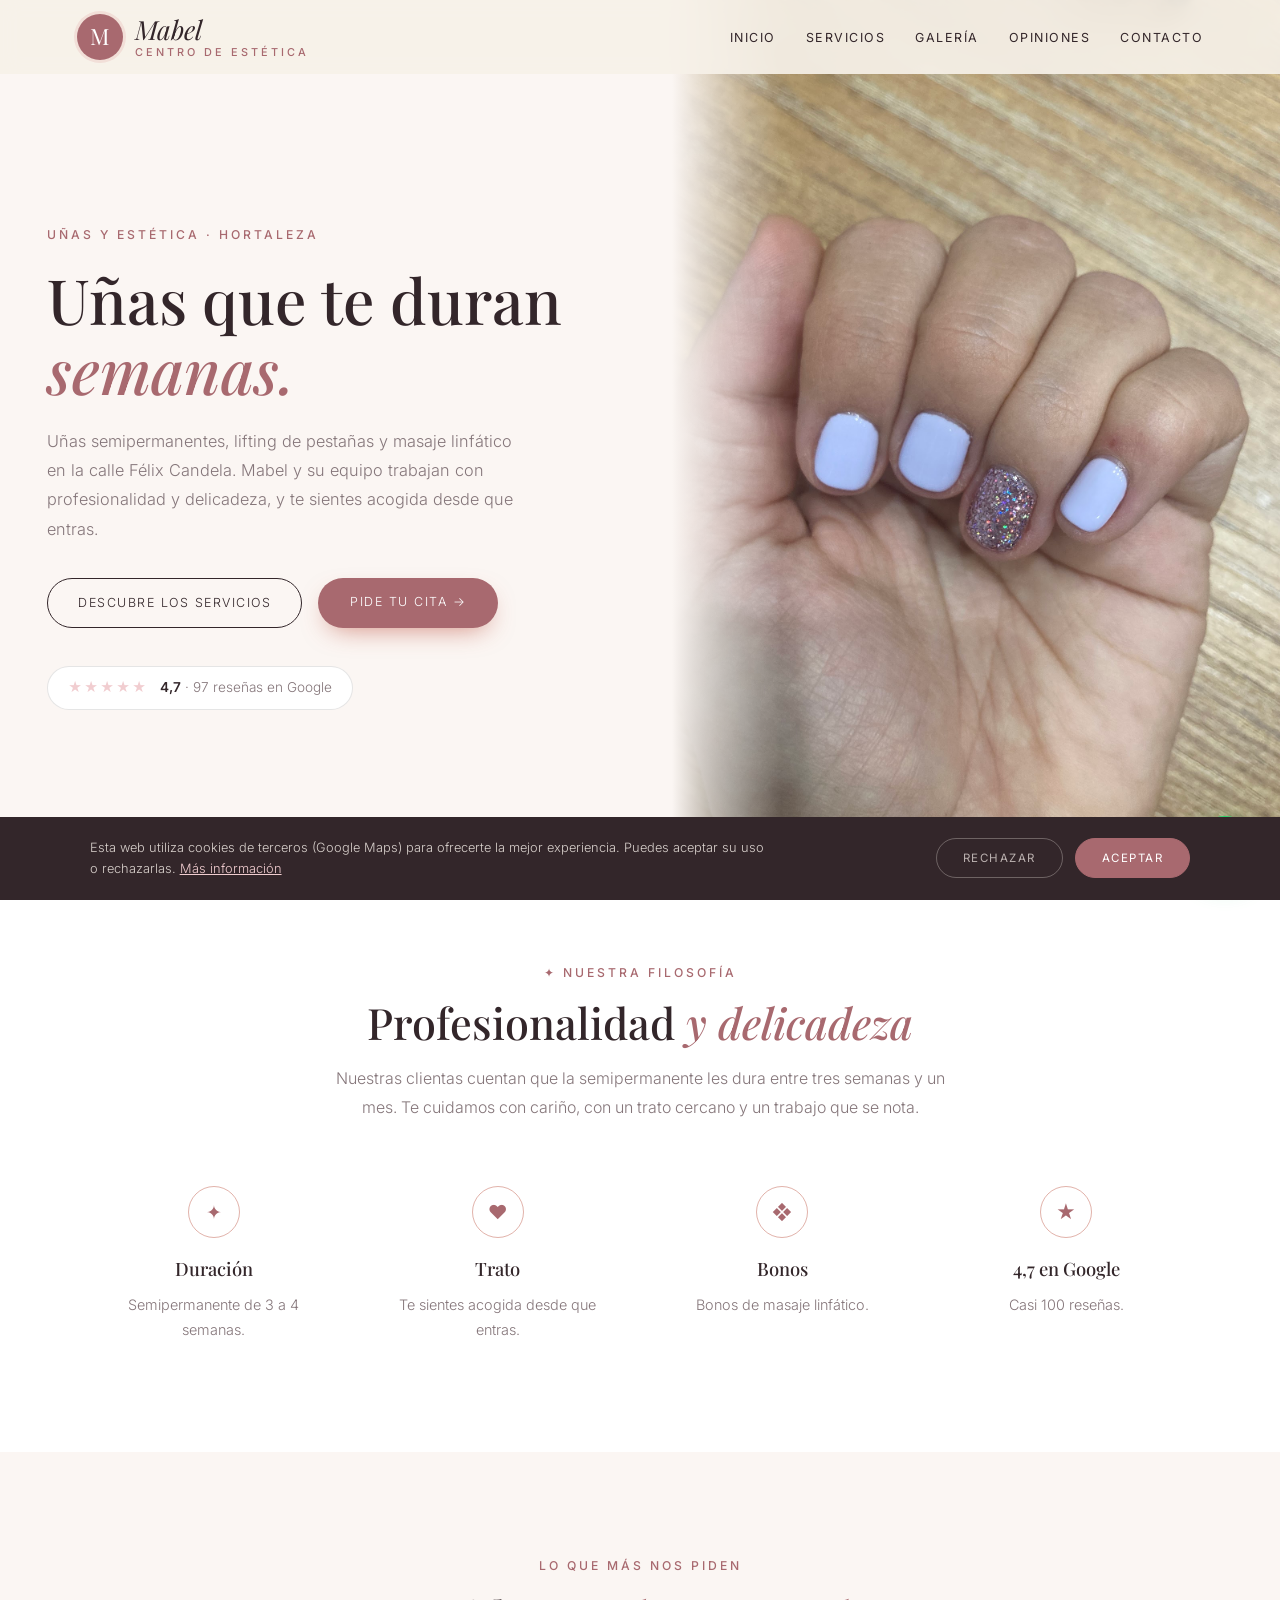
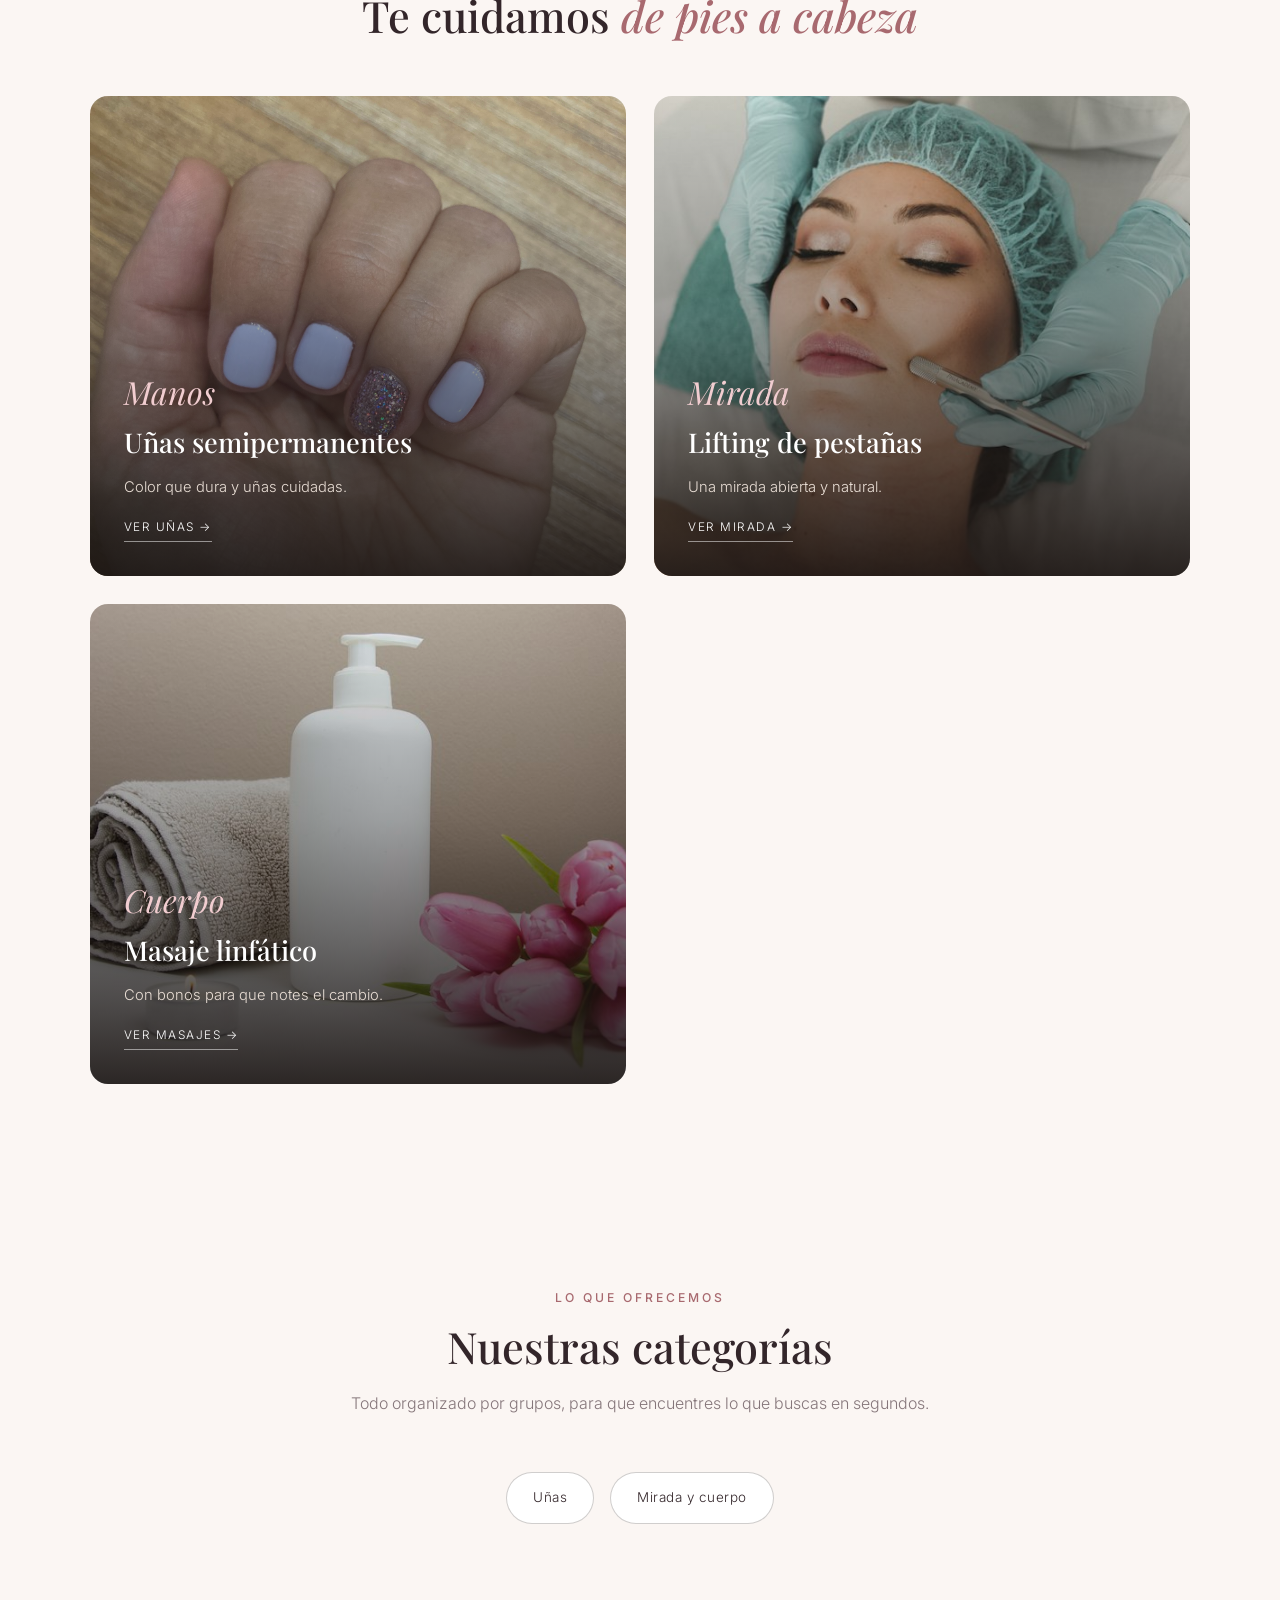
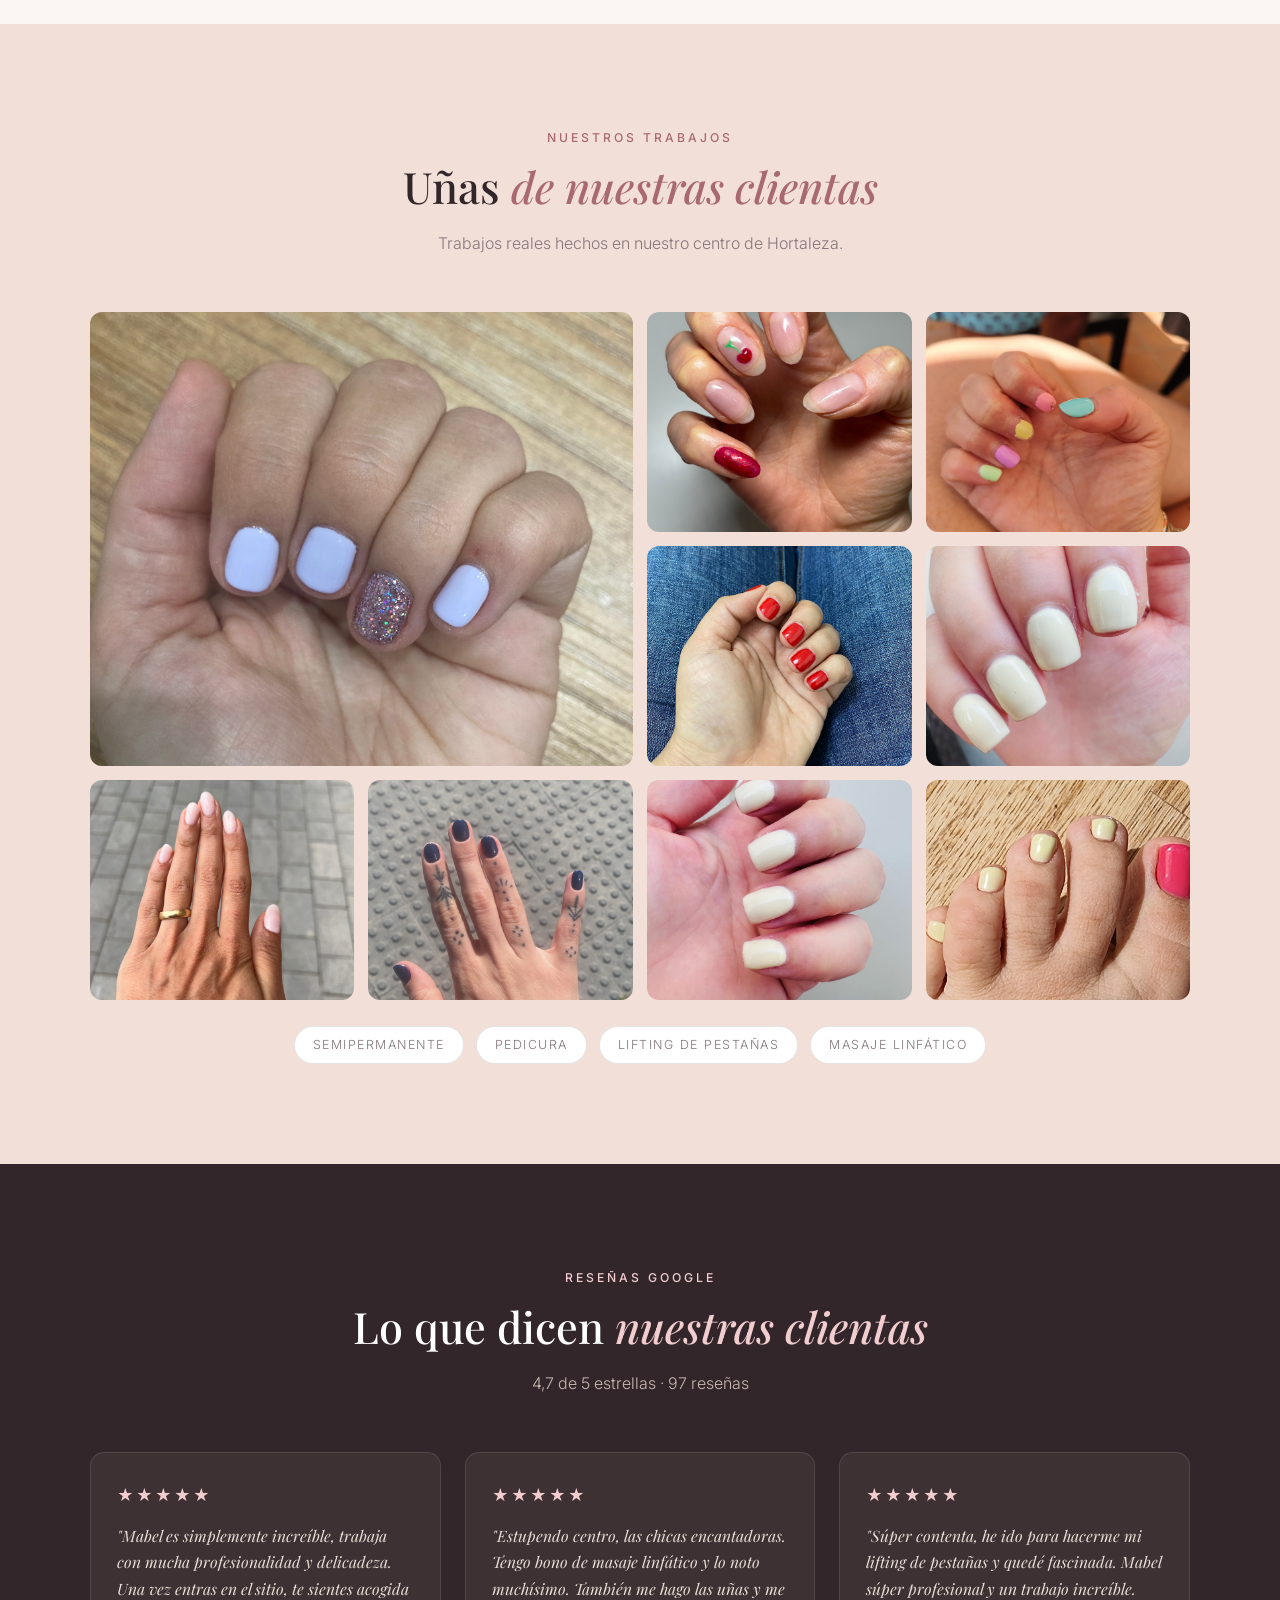
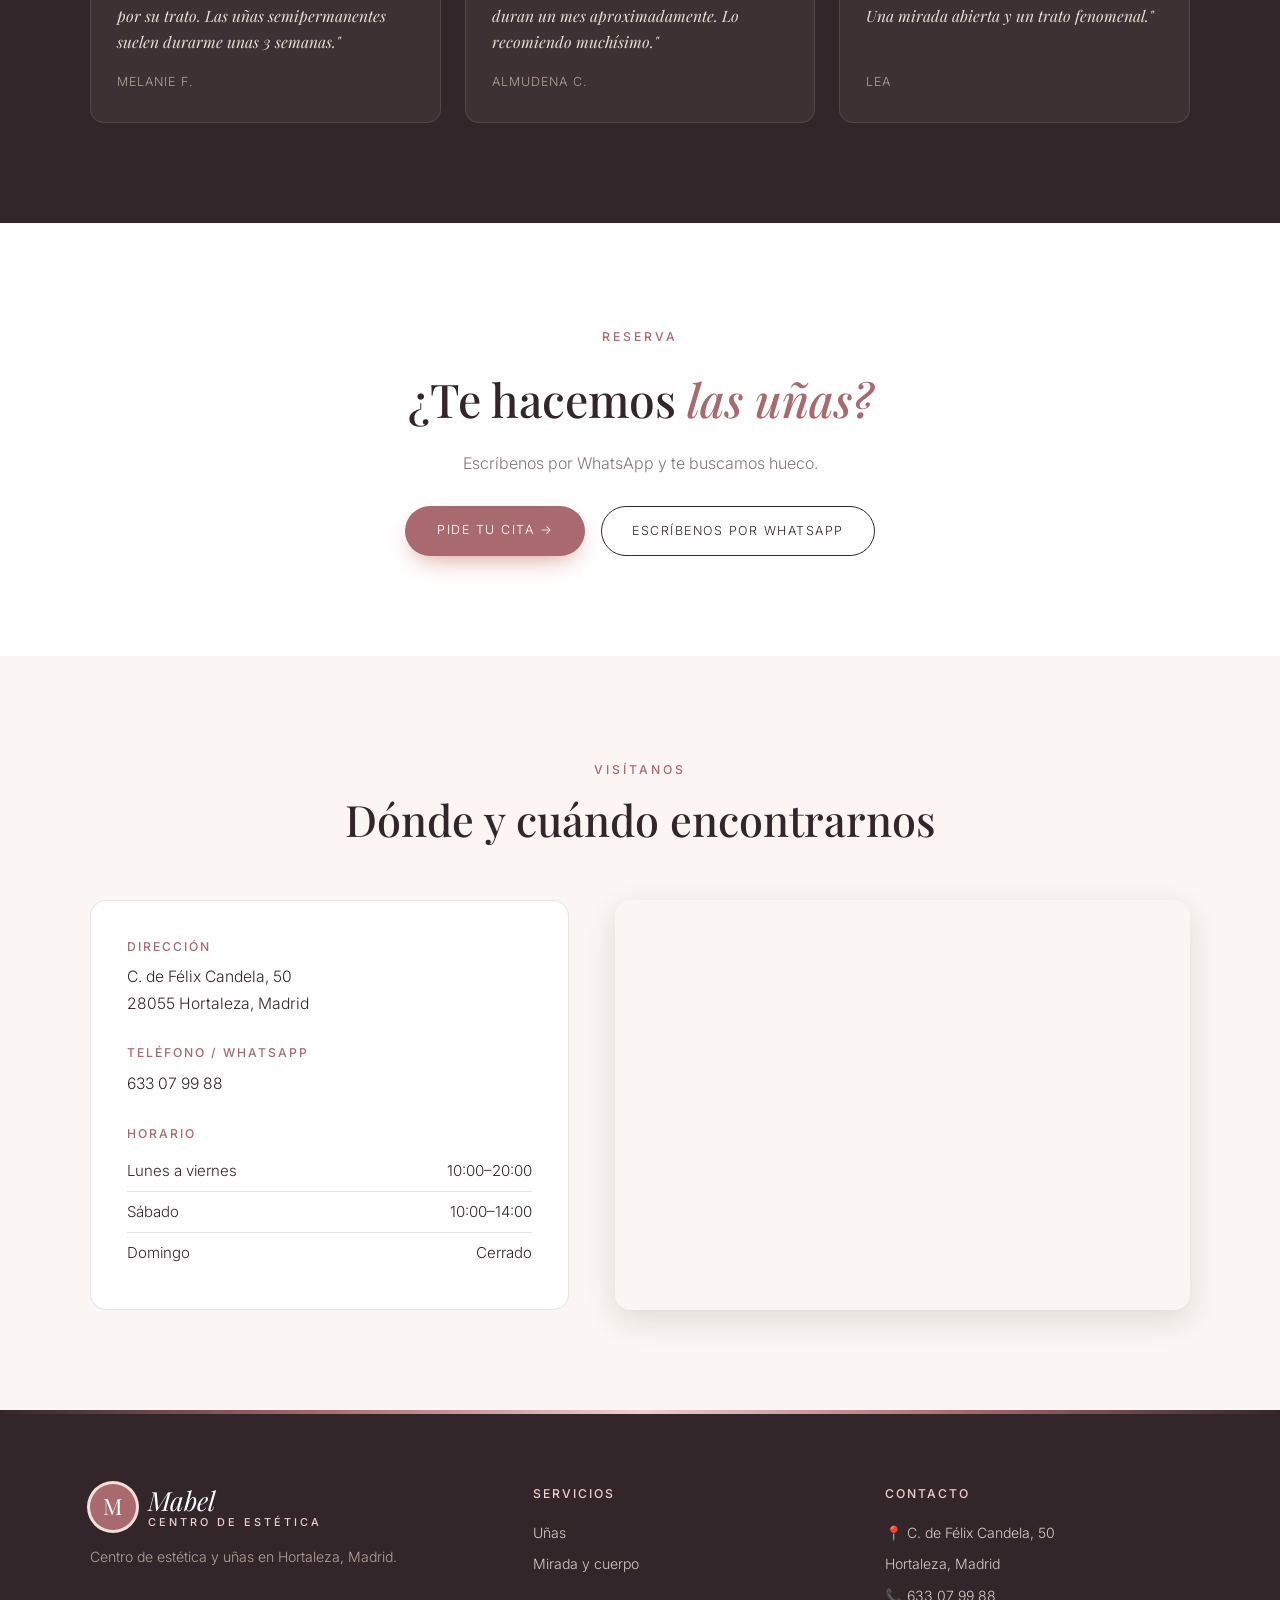
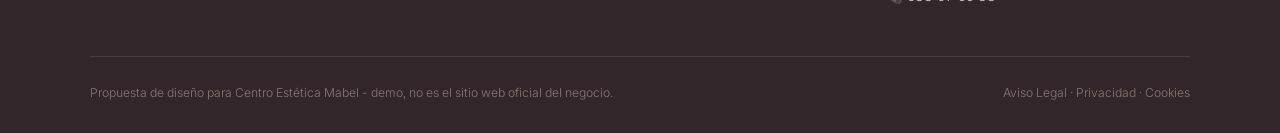
<file: index.html>
<!DOCTYPE html>
<html lang="es">
<head>
<meta charset="UTF-8">
<meta name="viewport" content="width=device-width, initial-scale=1.0">
<title>Centro Estética Mabel — Centro de estética y uñas en Hortaleza</title>
<meta name="description" content="Centro Estética Mabel, en C. de Félix Candela 50, Hortaleza (Madrid). Uñas semipermanentes, lifting de pestañas y masaje linfático. 4,7★ con 97 reseñas en Google.">
<meta name="theme-color" content="#33262a">
<meta property="og:title" content="Centro Estética Mabel · Madrid">
<meta property="og:image" content="maps_04.jpg">

<link rel="preconnect" href="https://fonts.googleapis.com"><link rel="preconnect" href="https://fonts.gstatic.com" crossorigin><link href="https://fonts.googleapis.com/css2?family=Playfair+Display:ital,wght@0,500;0,600;1,500&family=Inter:wght@300;400;500;600&display=swap" rel="stylesheet">
<link rel="stylesheet" href="styles.css">
</head>
<body>

<header id="header">
  <a href="index.html" class="logo" aria-label="Centro Estética Mabel, inicio"><span class="logo-mark">M</span><span class="logo-text"><span class="script">Mabel</span><small>centro de estética</small></span></a>
  <nav id="nav" aria-label="Navegación principal"><ul><li><a href="index.html#inicio">Inicio</a></li><li><a href="servicios.html">Servicios</a></li><li><a href="index.html#galeria">Galería</a></li><li><a href="index.html#opiniones">Opiniones</a></li><li><a href="index.html#contacto">Contacto</a></li></ul></nav><button class="nav-toggle" id="navToggle" aria-label="Abrir menú">☰</button>
</header>

<section class="hero" id="inicio">
  <div class="hero-text">
    <span class="eyebrow">Uñas y estética · Hortaleza</span>
    <h1>Uñas que te duran <em>semanas.</em></h1>
    <p>Uñas semipermanentes, lifting de pestañas y masaje linfático en la calle Félix Candela. Mabel y su equipo trabajan con profesionalidad y delicadeza, y te sientes acogida desde que entras.</p>
    <div class="hero-ctas">
      <a href="servicios.html" class="btn-outline">Descubre los servicios</a>
      <a href="https://wa.me/34633079988?text=Hola%2C%20he%20visto%20vuestra%20web%20y%20me%20gustar%C3%ADa%20pedir%20cita%20en%20Centro%20Est%C3%A9tica%20Mabel" class="btn-solid" target="_blank" rel="noopener">Pide tu cita →</a>
    </div>
    <a class="hero-rating" href="https://www.google.com/maps/search/?api=1&query=Centro+Estetica+Mabel,+Calle+Felix+Candela+50,+Madrid" target="_blank" rel="noopener"><span class="stars">★★★★★</span><span><strong>4,7</strong> · 97 reseñas en Google</span></a>
  </div>
  <div class="hero-img"><img src="maps_04.jpg" alt="Uñas semipermanentes del Centro Estética Mabel, Hortaleza" style="object-position:center 50%;"></div>
</section>

<section class="trust">
  <div class="section-head">
    <span class="eyebrow">✦ Nuestra filosofía</span>
    <h2>Profesionalidad <em>y delicadeza</em></h2>
    <p>Nuestras clientas cuentan que la semipermanente les dura entre tres semanas y un mes. Te cuidamos con cariño, con un trato cercano y un trabajo que se nota.</p>
  </div>
  <div class="trust-grid">
    <div class="trust-card"><span class="trust-ic">✦</span><h3>Duración</h3><p>Semipermanente de 3 a 4 semanas.</p></div>
    <div class="trust-card"><span class="trust-ic">♥</span><h3>Trato</h3><p>Te sientes acogida desde que entras.</p></div>
    <div class="trust-card"><span class="trust-ic">❖</span><h3>Bonos</h3><p>Bonos de masaje linfático.</p></div>
    <div class="trust-card"><span class="trust-ic">★</span><h3>4,7 en Google</h3><p>Casi 100 reseñas.</p></div>
  </div>
</section>

<section class="worlds">
  <div class="section-head">
    <span class="eyebrow">Lo que más nos piden</span>
    <h2>Te cuidamos <em>de pies a cabeza</em></h2>
  </div>
  <div class="worlds-grid">
    <a href="servicios.html#unas" class="world-card"><img src="maps_04.jpg" alt="Uñas semipermanentes"><div class="world-text"><span class="script">Manos</span><h3>Uñas semipermanentes</h3><p>Color que dura y uñas cuidadas.</p><span class="world-link">Ver uñas →</span></div></a>
    <a href="servicios.html#cuerpo" class="world-card"><img src="stock_02.jpg" alt="Lifting de pestañas"><div class="world-text"><span class="script">Mirada</span><h3>Lifting de pestañas</h3><p>Una mirada abierta y natural.</p><span class="world-link">Ver mirada →</span></div></a>
    <a href="servicios.html#cuerpo" class="world-card"><img src="stock_01.jpg" alt="Masaje linfático"><div class="world-text"><span class="script">Cuerpo</span><h3>Masaje linfático</h3><p>Con bonos para que notes el cambio.</p><span class="world-link">Ver masajes →</span></div></a>
  </div>
</section>

<section>
  <div class="section-head">
    <span class="eyebrow">Lo que ofrecemos</span>
    <h2>Nuestras categorías</h2>
    <p>Todo organizado por grupos, para que encuentres lo que buscas en segundos.</p>
  </div>
  <div class="cat-pills">
    <a href="servicios.html#unas" class="cat-pill">Uñas</a>
    <a href="servicios.html#cuerpo" class="cat-pill">Mirada y cuerpo</a>
  </div>
</section>

<section class="gallery-wrap" id="galeria">
  <div class="section-head">
    <span class="eyebrow">Nuestros trabajos</span>
    <h2>Uñas <em>de nuestras clientas</em></h2>
    <p>Trabajos reales hechos en nuestro centro de Hortaleza.</p>
  </div>
  <div class="gallery">
    <figure class="big"><img src="maps_04.jpg" alt="Uñas lila con detalle de purpurina" loading="lazy"></figure>
    <figure><img src="maps_01.jpg" alt="Uñas nude con detalles en rojo" loading="lazy"></figure>
    <figure><img src="maps_02.jpg" alt="Uñas de colores pastel" loading="lazy"></figure>
    <figure><img src="maps_05.jpg" alt="Semipermanente rojo" loading="lazy"></figure>
    <figure><img src="maps_03.jpg" alt="Uñas en tono vainilla" loading="lazy"></figure>
    <figure><img src="maps_08.jpg" alt="Manicura rosa natural" loading="lazy"></figure>
    <figure><img src="maps_09.jpg" alt="Semipermanente azul noche" loading="lazy"></figure>
    <figure><img src="maps_07.jpg" alt="Uñas color crema" loading="lazy"></figure>
    <figure><img src="maps_10.jpg" alt="Pedicura de colores" loading="lazy"></figure>
  </div>
  <div class="brands"><span>Semipermanente</span><span>Pedicura</span><span>Lifting de pestañas</span><span>Masaje linfático</span></div>
</section>

<section class="reviews-wrap" id="opiniones">
  <div class="section-head">
    <span class="eyebrow">Reseñas Google</span>
    <h2>Lo que dicen <em>nuestras clientas</em></h2>
    <p>4,7 de 5 estrellas · 97 reseñas</p>
  </div>
  <div class="review-grid">
    <div class="review-card"><div class="stars">★★★★★</div><p>"Mabel es simplemente increíble, trabaja con mucha profesionalidad y delicadeza. Una vez entras en el sitio, te sientes acogida por su trato. Las uñas semipermanentes suelen durarme unas 3 semanas."</p><cite>Melanie F.</cite></div>
    <div class="review-card"><div class="stars">★★★★★</div><p>"Estupendo centro, las chicas encantadoras. Tengo bono de masaje linfático y lo noto muchísimo. También me hago las uñas y me duran un mes aproximadamente. Lo recomiendo muchísimo."</p><cite>Almudena C.</cite></div>
    <div class="review-card"><div class="stars">★★★★★</div><p>"Súper contenta, he ido para hacerme mi lifting de pestañas y quedé fascinada. Mabel súper profesional y un trabajo increíble. Una mirada abierta y un trato fenomenal."</p><cite>Lea</cite></div>
  </div>
</section>

<section class="cta-section">
  <span class="eyebrow">Reserva</span>
  <h2>¿Te hacemos <em>las uñas?</em></h2>
  <p>Escríbenos por WhatsApp y te buscamos hueco.</p>
  <div class="cta-row">
    <a href="https://wa.me/34633079988?text=Hola%2C%20he%20visto%20vuestra%20web%20y%20me%20gustar%C3%ADa%20pedir%20cita%20en%20Centro%20Est%C3%A9tica%20Mabel" class="btn-solid" target="_blank" rel="noopener">Pide tu cita →</a>
    <a href="https://wa.me/34633079988?text=Hola%2C%20he%20visto%20vuestra%20web%20y%20me%20gustar%C3%ADa%20pedir%20cita%20en%20Centro%20Est%C3%A9tica%20Mabel" class="btn-outline" target="_blank" rel="noopener">Escríbenos por WhatsApp</a>
  </div>
</section>

<section class="contact-section" id="contacto">
  <div class="section-head">
    <span class="eyebrow">Visítanos</span>
    <h2>Dónde y cuándo encontrarnos</h2>
  </div>
  <div class="contact-grid">
    <div class="contact-info">
      <div class="contact-block"><h3>Dirección</h3><p>C. de Félix Candela, 50<br>28055 Hortaleza, Madrid</p></div>
      <div class="contact-block"><h3>Teléfono / WhatsApp</h3><p><a href="tel:+34633079988">633 07 99 88</a></p></div>
      <div class="contact-block"><h3>Horario</h3><ul class="hours-list"><li><span>Lunes a viernes</span><span>10:00–20:00</span></li><li><span>Sábado</span><span>10:00–14:00</span></li><li><span>Domingo</span><span>Cerrado</span></li></ul></div>
      
    </div>
    <div class="contact-map">
      <iframe title="Mapa de Centro Estética Mabel" src="https://www.google.com/maps?q=Centro+Estetica+Mabel,+Calle+Felix+Candela+50,+Madrid&output=embed" width="100%" height="100%" style="border:0;" allowfullscreen="" loading="lazy" referrerpolicy="no-referrer-when-downgrade"></iframe>
    </div>
  </div>
</section>

<footer>
  <div class="footer-grid">
    <div class="footer-brand">
      <a href="index.html" class="logo light"><span class="logo-mark">M</span><span class="logo-text"><span class="script">Mabel</span><small>centro de estética</small></span></a>
      <p>Centro de estética y uñas en Hortaleza, Madrid.</p>
    </div>
    <div><h4>Servicios</h4><ul><li><a href="servicios.html#unas">Uñas</a></li><li><a href="servicios.html#cuerpo">Mirada y cuerpo</a></li></ul></div>
    <div><h4>Contacto</h4><ul><li>📍 C. de Félix Candela, 50</li><li>Hortaleza, Madrid</li><li>📞 <a href="tel:+34633079988">633 07 99 88</a></li></ul></div>
  </div>
  <div class="footer-bottom">
    <span>Propuesta de diseño para Centro Estética Mabel - demo, no es el sitio web oficial del negocio.</span>
    <span><a href="aviso-legal.html">Aviso Legal</a> &middot; <a href="politica-privacidad.html">Privacidad</a> &middot; <a href="politica-cookies.html">Cookies</a></span>
  </div>
</footer>

<div id="cookie-banner" class="cookie-banner"><p>Esta web utiliza cookies de terceros (Google Maps) para ofrecerte la mejor experiencia. Puedes aceptar su uso o rechazarlas. <a href="politica-cookies.html">Más información</a></p><div class="cookie-actions"><button onclick="setCookieChoice('rejected')" class="ck-reject">Rechazar</button><button onclick="setCookieChoice('accepted')" class="ck-accept">Aceptar</button></div></div>
<div class="social-fabs"><a class="wa-fab" href="https://wa.me/34633079988?text=Hola%2C%20he%20visto%20vuestra%20web%20y%20me%20gustar%C3%ADa%20pedir%20cita%20en%20Centro%20Est%C3%A9tica%20Mabel" target="_blank" rel="noopener" aria-label="Escribir por WhatsApp"><svg width="28" height="28" viewBox="0 0 24 24" fill="white"><path d="M17.5 14.4c-.3-.1-1.8-.9-2-1s-.5-.1-.7.1-.8 1-.9 1.2-.3.2-.6.1a8.2 8.2 0 0 1-2.4-1.5 9 9 0 0 1-1.7-2.1c-.2-.3 0-.5.1-.6l.4-.5.3-.5v-.5l-.9-2.2c-.2-.6-.5-.5-.7-.5h-.6a1.1 1.1 0 0 0-.8.4 3.4 3.4 0 0 0-1 2.5 5.9 5.9 0 0 0 1.2 3.1 13.5 13.5 0 0 0 5.2 4.6c2.6 1 2.6.7 3.1.6a2.6 2.6 0 0 0 1.7-1.2 2.1 2.1 0 0 0 .2-1.2c-.1-.1-.3-.2-.6-.3ZM12 21.8a9.8 9.8 0 0 1-5-1.4l-.4-.2-3.7 1 1-3.6-.2-.4A9.8 9.8 0 1 1 12 21.8Zm8.4-18.3A11.8 11.8 0 0 0 1.8 17.7L.2 23.8l6.3-1.6a11.8 11.8 0 0 0 5.6 1.4A11.8 11.8 0 0 0 20.4 3.5Z"/></svg></a></div>
<script src="main.js"></script>
</body>
</html>
</file>
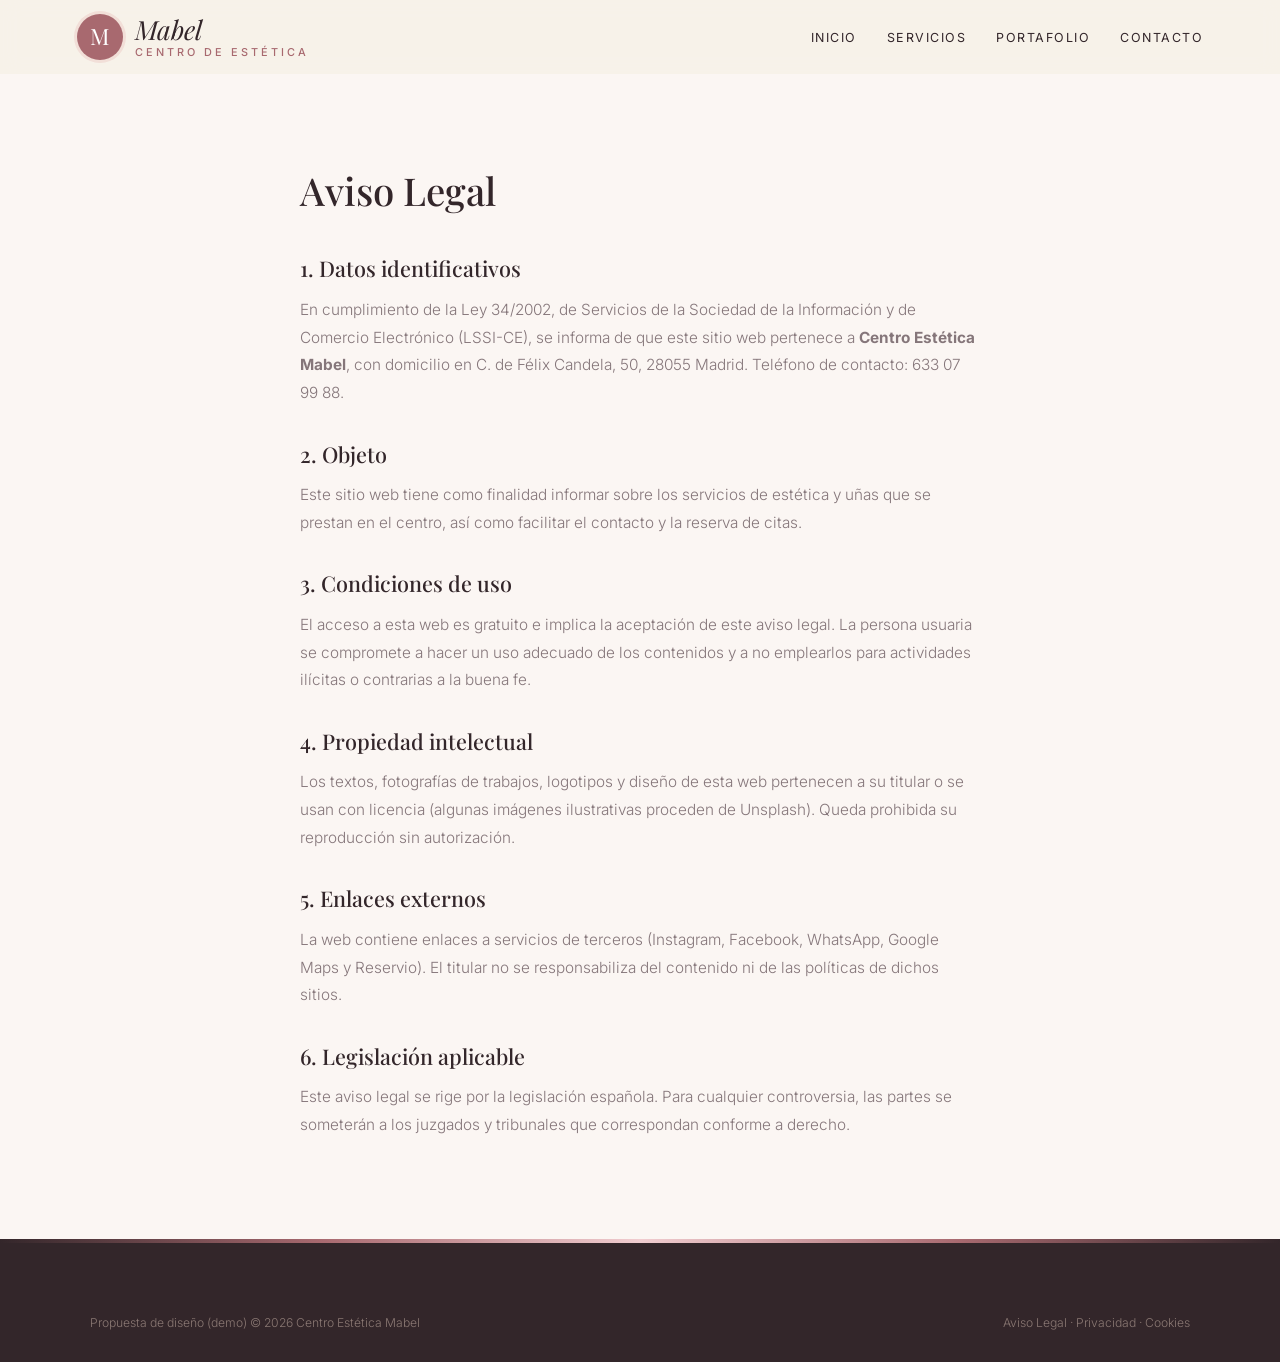
<file: aviso-legal.html>
<!DOCTYPE html>
<html lang="es">
<head>
<meta charset="UTF-8">
<meta name="viewport" content="width=device-width, initial-scale=1.0">
<title>Aviso Legal — Centro Estética Mabel</title>
<meta name="robots" content="noindex">

<link rel="preconnect" href="https://fonts.googleapis.com">
<link href="https://fonts.googleapis.com/css2?family=Playfair+Display:ital,wght@0,500;0,600;1,500&family=Inter:wght@300;400;500;600&display=swap" rel="stylesheet">
<link rel="stylesheet" href="styles.css">
</head>
<body>
<header id="header" class="scrolled">
  <a href="index.html" class="logo" aria-label="Centro Estética Mabel, inicio">
    <span class="logo-mark">M</span>
    <span class="logo-text"><span class="script">Mabel</span><small>centro de estética</small></span>
  </a>
  <nav id="nav" aria-label="Navegación principal">
    <ul>
      <li><a href="index.html#inicio">Inicio</a></li>
      <li><a href="servicios.html">Servicios</a></li>
      <li><a href="portafolio.html">Portafolio</a></li>
      <li><a href="index.html#contacto">Contacto</a></li>
    </ul>
  </nav>
  <button class="nav-toggle" id="navToggle" aria-label="Abrir menú">☰</button>
</header>
<main class="legal"><h1>Aviso Legal</h1>
<h2>1. Datos identificativos</h2>
<p>En cumplimiento de la Ley 34/2002, de Servicios de la Sociedad de la Información y de Comercio Electrónico (LSSI-CE), se informa de que este sitio web pertenece a <strong>Centro Estética Mabel</strong>, con domicilio en C. de Félix Candela, 50, 28055 Madrid. Teléfono de contacto: 633 07 99 88.</p>
<h2>2. Objeto</h2>
<p>Este sitio web tiene como finalidad informar sobre los servicios de estética y uñas que se prestan en el centro, así como facilitar el contacto y la reserva de citas.</p>
<h2>3. Condiciones de uso</h2>
<p>El acceso a esta web es gratuito e implica la aceptación de este aviso legal. La persona usuaria se compromete a hacer un uso adecuado de los contenidos y a no emplearlos para actividades ilícitas o contrarias a la buena fe.</p>
<h2>4. Propiedad intelectual</h2>
<p>Los textos, fotografías de trabajos, logotipos y diseño de esta web pertenecen a su titular o se usan con licencia (algunas imágenes ilustrativas proceden de Unsplash). Queda prohibida su reproducción sin autorización.</p>
<h2>5. Enlaces externos</h2>
<p>La web contiene enlaces a servicios de terceros (Instagram, Facebook, WhatsApp, Google Maps y Reservio). El titular no se responsabiliza del contenido ni de las políticas de dichos sitios.</p>
<h2>6. Legislación aplicable</h2>
<p>Este aviso legal se rige por la legislación española. Para cualquier controversia, las partes se someterán a los juzgados y tribunales que correspondan conforme a derecho.</p></main>
<footer>
  <div class="footer-bottom" style="margin-top:0">
    <span>Propuesta de diseño (demo) © 2026 Centro Estética Mabel</span>
    <span><a href="aviso-legal.html">Aviso Legal</a> &middot; <a href="politica-privacidad.html">Privacidad</a> &middot; <a href="politica-cookies.html">Cookies</a></span>
  </div>
</footer>
<script src="main.js"></script>
</body>
</html>
</file>
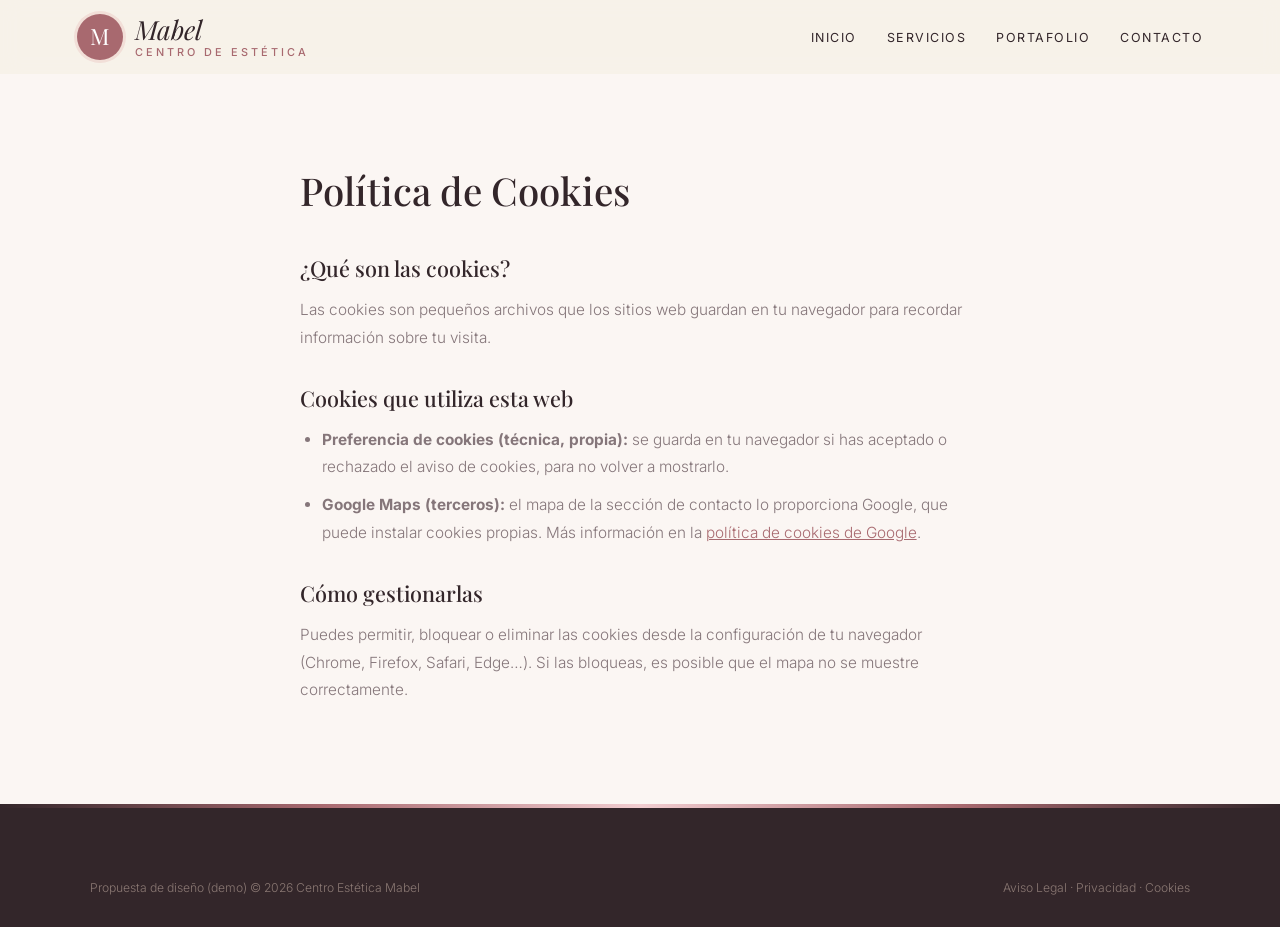
<file: politica-cookies.html>
<!DOCTYPE html>
<html lang="es">
<head>
<meta charset="UTF-8">
<meta name="viewport" content="width=device-width, initial-scale=1.0">
<title>Política de Cookies — Centro Estética Mabel</title>
<meta name="robots" content="noindex">

<link rel="preconnect" href="https://fonts.googleapis.com">
<link href="https://fonts.googleapis.com/css2?family=Playfair+Display:ital,wght@0,500;0,600;1,500&family=Inter:wght@300;400;500;600&display=swap" rel="stylesheet">
<link rel="stylesheet" href="styles.css">
</head>
<body>
<header id="header" class="scrolled">
  <a href="index.html" class="logo" aria-label="Centro Estética Mabel, inicio">
    <span class="logo-mark">M</span>
    <span class="logo-text"><span class="script">Mabel</span><small>centro de estética</small></span>
  </a>
  <nav id="nav" aria-label="Navegación principal">
    <ul>
      <li><a href="index.html#inicio">Inicio</a></li>
      <li><a href="servicios.html">Servicios</a></li>
      <li><a href="portafolio.html">Portafolio</a></li>
      <li><a href="index.html#contacto">Contacto</a></li>
    </ul>
  </nav>
  <button class="nav-toggle" id="navToggle" aria-label="Abrir menú">☰</button>
</header>
<main class="legal"><h1>Política de Cookies</h1>
<h2>¿Qué son las cookies?</h2>
<p>Las cookies son pequeños archivos que los sitios web guardan en tu navegador para recordar información sobre tu visita.</p>
<h2>Cookies que utiliza esta web</h2>
<ul>
<li><strong>Preferencia de cookies (técnica, propia):</strong> se guarda en tu navegador si has aceptado o rechazado el aviso de cookies, para no volver a mostrarlo.</li>
<li><strong>Google Maps (terceros):</strong> el mapa de la sección de contacto lo proporciona Google, que puede instalar cookies propias. Más información en la <a href="https://policies.google.com/technologies/cookies" target="_blank" rel="noopener">política de cookies de Google</a>.</li>
</ul>
<h2>Cómo gestionarlas</h2>
<p>Puedes permitir, bloquear o eliminar las cookies desde la configuración de tu navegador (Chrome, Firefox, Safari, Edge…). Si las bloqueas, es posible que el mapa no se muestre correctamente.</p></main>
<footer>
  <div class="footer-bottom" style="margin-top:0">
    <span>Propuesta de diseño (demo) © 2026 Centro Estética Mabel</span>
    <span><a href="aviso-legal.html">Aviso Legal</a> &middot; <a href="politica-privacidad.html">Privacidad</a> &middot; <a href="politica-cookies.html">Cookies</a></span>
  </div>
</footer>
<script src="main.js"></script>
</body>
</html>
</file>
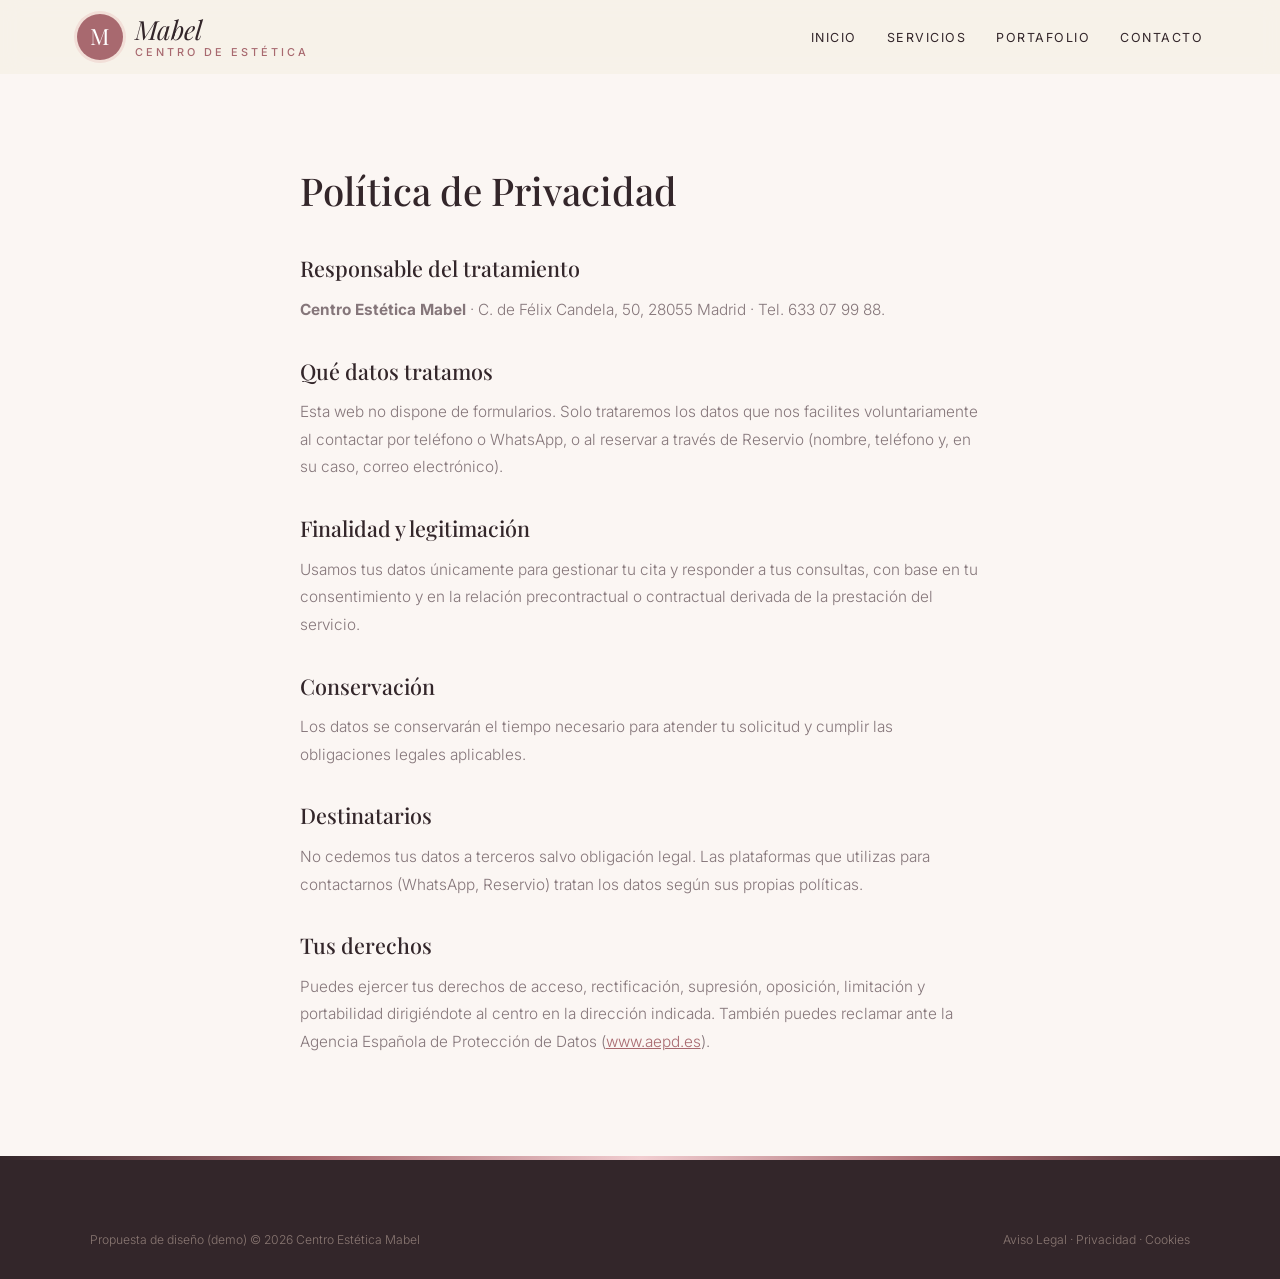
<file: politica-privacidad.html>
<!DOCTYPE html>
<html lang="es">
<head>
<meta charset="UTF-8">
<meta name="viewport" content="width=device-width, initial-scale=1.0">
<title>Política de Privacidad — Centro Estética Mabel</title>
<meta name="robots" content="noindex">

<link rel="preconnect" href="https://fonts.googleapis.com">
<link href="https://fonts.googleapis.com/css2?family=Playfair+Display:ital,wght@0,500;0,600;1,500&family=Inter:wght@300;400;500;600&display=swap" rel="stylesheet">
<link rel="stylesheet" href="styles.css">
</head>
<body>
<header id="header" class="scrolled">
  <a href="index.html" class="logo" aria-label="Centro Estética Mabel, inicio">
    <span class="logo-mark">M</span>
    <span class="logo-text"><span class="script">Mabel</span><small>centro de estética</small></span>
  </a>
  <nav id="nav" aria-label="Navegación principal">
    <ul>
      <li><a href="index.html#inicio">Inicio</a></li>
      <li><a href="servicios.html">Servicios</a></li>
      <li><a href="portafolio.html">Portafolio</a></li>
      <li><a href="index.html#contacto">Contacto</a></li>
    </ul>
  </nav>
  <button class="nav-toggle" id="navToggle" aria-label="Abrir menú">☰</button>
</header>
<main class="legal"><h1>Política de Privacidad</h1>
<h2>Responsable del tratamiento</h2>
<p><strong>Centro Estética Mabel</strong> · C. de Félix Candela, 50, 28055 Madrid · Tel. 633 07 99 88.</p>
<h2>Qué datos tratamos</h2>
<p>Esta web no dispone de formularios. Solo trataremos los datos que nos facilites voluntariamente al contactar por teléfono o WhatsApp, o al reservar a través de Reservio (nombre, teléfono y, en su caso, correo electrónico).</p>
<h2>Finalidad y legitimación</h2>
<p>Usamos tus datos únicamente para gestionar tu cita y responder a tus consultas, con base en tu consentimiento y en la relación precontractual o contractual derivada de la prestación del servicio.</p>
<h2>Conservación</h2>
<p>Los datos se conservarán el tiempo necesario para atender tu solicitud y cumplir las obligaciones legales aplicables.</p>
<h2>Destinatarios</h2>
<p>No cedemos tus datos a terceros salvo obligación legal. Las plataformas que utilizas para contactarnos (WhatsApp, Reservio) tratan los datos según sus propias políticas.</p>
<h2>Tus derechos</h2>
<p>Puedes ejercer tus derechos de acceso, rectificación, supresión, oposición, limitación y portabilidad dirigiéndote al centro en la dirección indicada. También puedes reclamar ante la Agencia Española de Protección de Datos (<a href="https://www.aepd.es" target="_blank" rel="noopener">www.aepd.es</a>).</p></main>
<footer>
  <div class="footer-bottom" style="margin-top:0">
    <span>Propuesta de diseño (demo) © 2026 Centro Estética Mabel</span>
    <span><a href="aviso-legal.html">Aviso Legal</a> &middot; <a href="politica-privacidad.html">Privacidad</a> &middot; <a href="politica-cookies.html">Cookies</a></span>
  </div>
</footer>
<script src="main.js"></script>
</body>
</html>
</file>
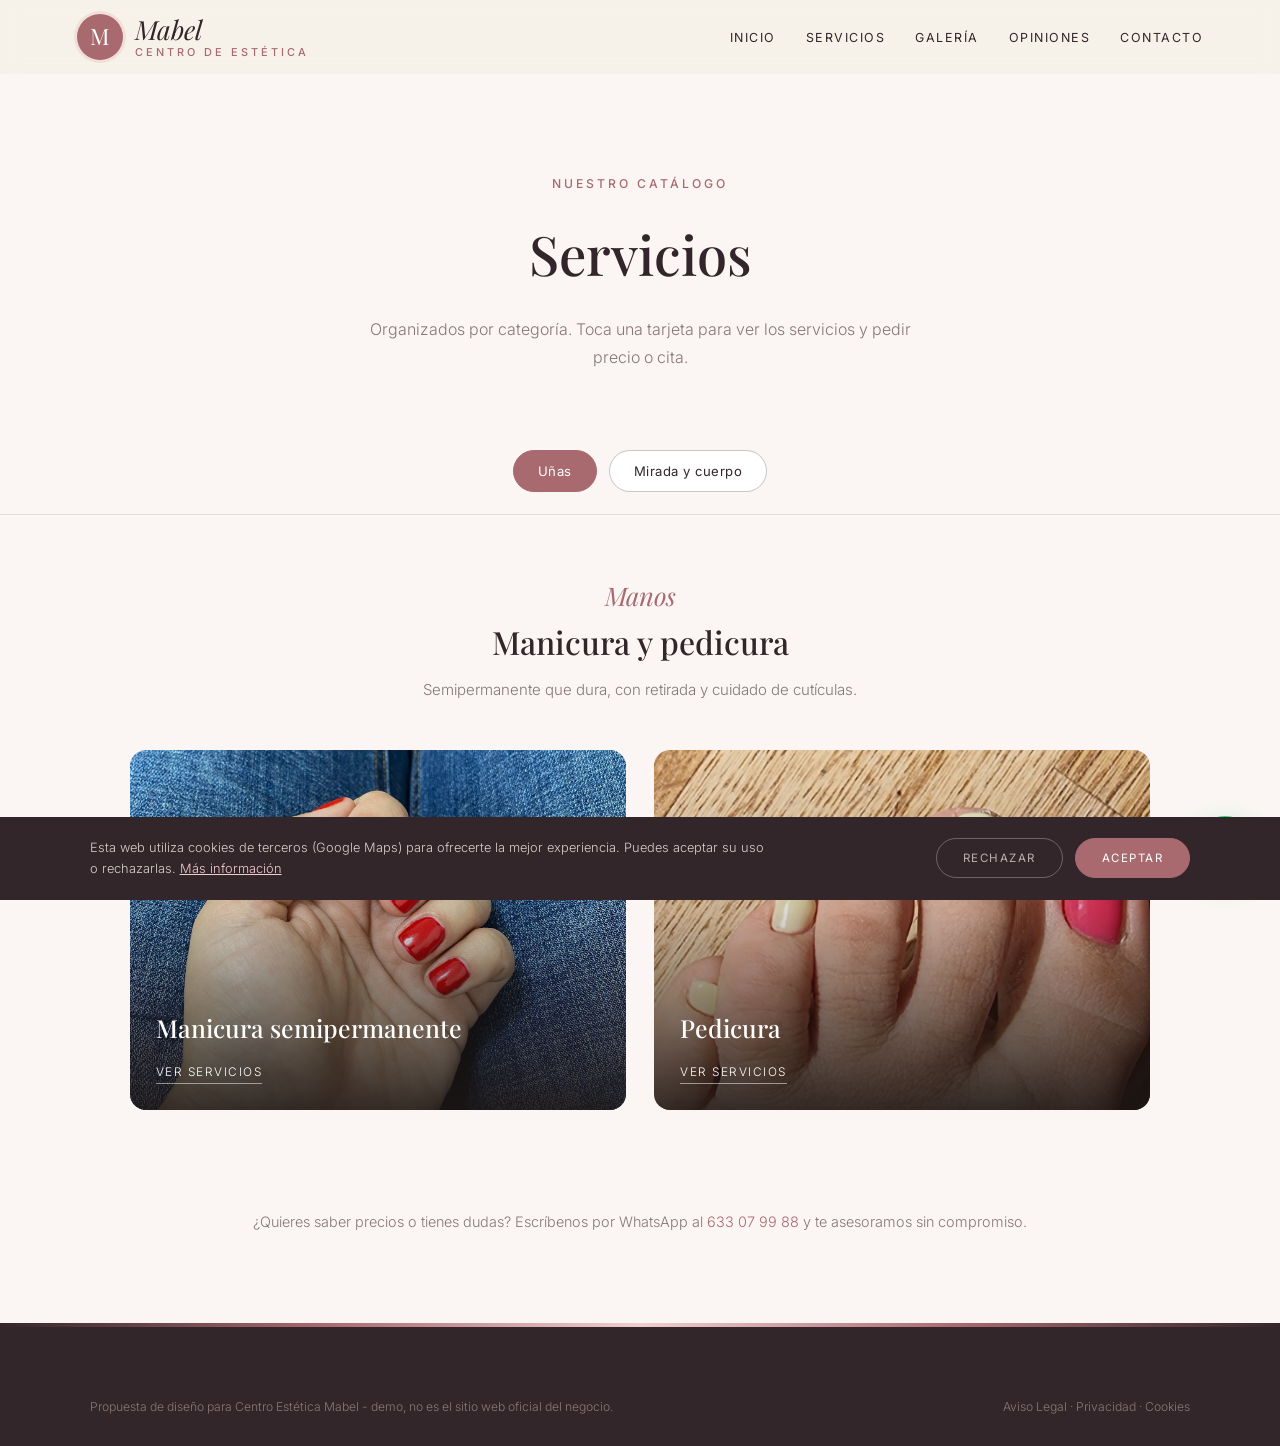
<file: servicios.html>
<!DOCTYPE html>
<html lang="es">
<head>
<meta charset="UTF-8">
<meta name="viewport" content="width=device-width, initial-scale=1.0">
<title>Servicios — Centro Estética Mabel · Madrid</title>
<meta name="description" content="Servicios de Centro Estética Mabel en Madrid.">

<link rel="preconnect" href="https://fonts.googleapis.com"><link rel="preconnect" href="https://fonts.gstatic.com" crossorigin><link href="https://fonts.googleapis.com/css2?family=Playfair+Display:ital,wght@0,500;0,600;1,500&family=Inter:wght@300;400;500;600&display=swap" rel="stylesheet">
<link rel="stylesheet" href="styles.css">
</head>
<body>

<header id="header" class="scrolled">
  <a href="index.html" class="logo" aria-label="Centro Estética Mabel, inicio"><span class="logo-mark">M</span><span class="logo-text"><span class="script">Mabel</span><small>centro de estética</small></span></a>
  <nav id="nav" aria-label="Navegación principal"><ul><li><a href="index.html#inicio">Inicio</a></li><li><a href="servicios.html">Servicios</a></li><li><a href="index.html#galeria">Galería</a></li><li><a href="index.html#opiniones">Opiniones</a></li><li><a href="index.html#contacto">Contacto</a></li></ul></nav><button class="nav-toggle" id="navToggle" aria-label="Abrir menú">☰</button>
</header>

<div class="page-hero">
  <span class="eyebrow">Nuestro catálogo</span>
  <h1>Servicios</h1>
  <p>Organizados por categoría. Toca una tarjeta para ver los servicios y pedir precio o cita.</p>
</div>

<div class="tabs">
  <button class="tab-btn active" data-tab="unas">Uñas</button>
  <button class="tab-btn" data-tab="cuerpo">Mirada y cuerpo</button>
  
</div>

<div class="tab-panel active" id="unas">
  <div class="tab-intro"><span class="script">Manos</span><h2>Manicura y pedicura</h2><p>Semipermanente que dura, con retirada y cuidado de cutículas.</p></div>
  <div class="cat-grid">
    <div class="cat-card" onclick="openModal('semipermanente')"><img src="maps_05.jpg" alt="Manicura semipermanente" loading="lazy"><div class="cat-card-text"><h3>Manicura semipermanente</h3><span>Ver servicios</span></div></div>
    <div class="cat-card" onclick="openModal('pedicura')"><img src="maps_10.jpg" alt="Pedicura" loading="lazy"><div class="cat-card-text"><h3>Pedicura</h3><span>Ver servicios</span></div></div>
  </div>
</div>

<div class="tab-panel" id="cuerpo">
  <div class="tab-intro"><span class="script">Bienestar</span><h2>Pestañas y masaje</h2><p>Una mirada abierta y un cuerpo que lo nota.</p></div>
  <div class="cat-grid">
    <div class="cat-card" onclick="openModal('lifting')"><img src="stock_02.jpg" alt="Lifting de pestañas" loading="lazy"><div class="cat-card-text"><h3>Lifting de pestañas</h3><span>Ver servicios</span></div></div>
    <div class="cat-card" onclick="openModal('linfatico')"><img src="stock_01.jpg" alt="Masaje linfático" loading="lazy"><div class="cat-card-text"><h3>Masaje linfático</h3><span>Ver servicios</span></div></div>
  </div>
</div>


<p class="services-note">¿Quieres saber precios o tienes dudas? Escríbenos por WhatsApp al <a href="https://wa.me/34633079988" target="_blank" rel="noopener" style="color:var(--red)">633 07 99 88</a> y te asesoramos sin compromiso.</p>

<div class="modal-overlay" id="modal-semipermanente"><div class="modal">
  <button class="modal-close" onclick="closeModal('semipermanente')" aria-label="Cerrar">×</button>
  <h3>Manicura semipermanente</h3><p class="modal-sub">Manos</p>
  <div class="svc-row"><div><div class="svc-name">Retirada del esmalte anterior</div><span class="svc-desc"></span></div><div class="svc-price">Consultar</div></div>
  <div class="svc-row"><div><div class="svc-name">Cuidado de cutículas</div><span class="svc-desc"></span></div><div class="svc-price">Consultar</div></div>
  <div class="svc-row"><div><div class="svc-name">Esmaltado semipermanente</div><span class="svc-desc"></span></div><div class="svc-price">Consultar</div></div>
  <a class="modal-cta alt" href="https://wa.me/34633079988?text=Hola%2C%20quiero%20informaci%C3%B3n%20sobre%20manicura%20semipermanente" target="_blank" rel="noopener">Pedir cita por WhatsApp</a>
</div></div>

<div class="modal-overlay" id="modal-pedicura"><div class="modal">
  <button class="modal-close" onclick="closeModal('pedicura')" aria-label="Cerrar">×</button>
  <h3>Pedicura</h3><p class="modal-sub">Pies</p>
  <div class="svc-row"><div><div class="svc-name">Pedicura con esmaltado</div><span class="svc-desc"></span></div><div class="svc-price">Consultar</div></div>
  <a class="modal-cta alt" href="https://wa.me/34633079988?text=Hola%2C%20quiero%20informaci%C3%B3n%20sobre%20pedicura" target="_blank" rel="noopener">Pedir cita por WhatsApp</a>
</div></div>

<div class="modal-overlay" id="modal-lifting"><div class="modal">
  <button class="modal-close" onclick="closeModal('lifting')" aria-label="Cerrar">×</button>
  <h3>Lifting de pestañas</h3><p class="modal-sub">Mirada</p>
  <div class="svc-row"><div><div class="svc-name">Lifting de pestañas</div><span class="svc-desc"></span></div><div class="svc-price">Consultar</div></div>
  <a class="modal-cta alt" href="https://wa.me/34633079988?text=Hola%2C%20quiero%20informaci%C3%B3n%20sobre%20lifting%20de%20pesta%C3%B1as" target="_blank" rel="noopener">Pedir cita por WhatsApp</a>
</div></div>

<div class="modal-overlay" id="modal-linfatico"><div class="modal">
  <button class="modal-close" onclick="closeModal('linfatico')" aria-label="Cerrar">×</button>
  <h3>Masaje linfático</h3><p class="modal-sub">Cuerpo</p>
  <div class="svc-row"><div><div class="svc-name">Sesiones sueltas</div><span class="svc-desc"></span></div><div class="svc-price">Consultar</div></div>
  <div class="svc-row"><div><div class="svc-name">Bonos de masaje linfático</div><span class="svc-desc"></span></div><div class="svc-price">Consultar</div></div>
  <a class="modal-cta alt" href="https://wa.me/34633079988?text=Hola%2C%20quiero%20informaci%C3%B3n%20sobre%20masaje%20linf%C3%A1tico" target="_blank" rel="noopener">Pedir cita por WhatsApp</a>
</div></div>


<footer>
  <div class="footer-bottom" style="margin-top:0">
    <span>Propuesta de diseño para Centro Estética Mabel - demo, no es el sitio web oficial del negocio.</span>
    <span><a href="aviso-legal.html">Aviso Legal</a> &middot; <a href="politica-privacidad.html">Privacidad</a> &middot; <a href="politica-cookies.html">Cookies</a></span>
  </div>
</footer>

<div id="cookie-banner" class="cookie-banner"><p>Esta web utiliza cookies de terceros (Google Maps) para ofrecerte la mejor experiencia. Puedes aceptar su uso o rechazarlas. <a href="politica-cookies.html">Más información</a></p><div class="cookie-actions"><button onclick="setCookieChoice('rejected')" class="ck-reject">Rechazar</button><button onclick="setCookieChoice('accepted')" class="ck-accept">Aceptar</button></div></div>
<div class="social-fabs"><a class="wa-fab" href="https://wa.me/34633079988?text=Hola%2C%20he%20visto%20vuestra%20web%20y%20me%20gustar%C3%ADa%20pedir%20cita%20en%20Centro%20Est%C3%A9tica%20Mabel" target="_blank" rel="noopener" aria-label="Escribir por WhatsApp"><svg width="28" height="28" viewBox="0 0 24 24" fill="white"><path d="M17.5 14.4c-.3-.1-1.8-.9-2-1s-.5-.1-.7.1-.8 1-.9 1.2-.3.2-.6.1a8.2 8.2 0 0 1-2.4-1.5 9 9 0 0 1-1.7-2.1c-.2-.3 0-.5.1-.6l.4-.5.3-.5v-.5l-.9-2.2c-.2-.6-.5-.5-.7-.5h-.6a1.1 1.1 0 0 0-.8.4 3.4 3.4 0 0 0-1 2.5 5.9 5.9 0 0 0 1.2 3.1 13.5 13.5 0 0 0 5.2 4.6c2.6 1 2.6.7 3.1.6a2.6 2.6 0 0 0 1.7-1.2 2.1 2.1 0 0 0 .2-1.2c-.1-.1-.3-.2-.6-.3ZM12 21.8a9.8 9.8 0 0 1-5-1.4l-.4-.2-3.7 1 1-3.6-.2-.4A9.8 9.8 0 1 1 12 21.8Zm8.4-18.3A11.8 11.8 0 0 0 1.8 17.7L.2 23.8l6.3-1.6a11.8 11.8 0 0 0 5.6 1.4A11.8 11.8 0 0 0 20.4 3.5Z"/></svg></a></div>
<script src="main.js"></script>
</body>
</html>
</file>
<file: styles.css>
:root{
  --cream:#fbf6f3; --paper:#ffffff; --tint:#f2dfd8; --ink:#33262a; --dark:#33262a; --muted:#85767a;
  --red:#a8696f; --red-dark:#8a5257; --teal:#a8696f; --gold:#f1cdd0; --line:rgba(0,0,0,.1);
  --brand-gradient:linear-gradient(90deg,#33262a,#a8696f,#f1cdd0,#a8696f,#33262a);
}
*{margin:0;padding:0;box-sizing:border-box;}
html{scroll-behavior:smooth;}
body{font-family:'Inter',sans-serif;background:var(--cream);color:var(--ink);overflow-x:hidden;font-weight:300;line-height:1.6;}
a{text-decoration:none;color:inherit;}
h1,h2,h3{font-family:'Playfair Display',serif;font-weight:500;}
h1 em,h2 em{font-style:italic;color:var(--red);}
img{max-width:100%;display:block;}
.script{font-family:'Playfair Display',serif;font-style:italic;}

/* HEADER */
header{position:fixed;top:0;left:0;right:0;z-index:100;display:flex;justify-content:space-between;align-items:center;padding:14px 6%;background:rgba(247,241,233,.92);backdrop-filter:blur(10px);-webkit-backdrop-filter:blur(10px);transition:box-shadow .3s,padding .3s;}
header.scrolled{box-shadow:0 2px 24px rgba(28,22,20,.1);padding:8px 6%;}
.logo{display:flex;align-items:center;gap:12px;color:var(--dark);}
.logo-badge{width:58px;height:58px;border-radius:50%;object-fit:cover;box-shadow:0 0 0 2px var(--gold),0 6px 16px rgba(28,22,20,.15);transition:width .3s,height .3s;}
header.scrolled .logo-badge{width:46px;height:46px;}
.logo-text{display:flex;flex-direction:column;line-height:1;}
.logo-text .script{font-size:1.65rem;color:var(--dark);}
.logo-text small{font-size:.68rem;letter-spacing:3px;text-transform:uppercase;color:var(--red);margin-top:4px;font-weight:500;}
.logo.light .logo-text .script{color:#fff;}
.logo.light .logo-text small{color:var(--gold);}
nav ul{list-style:none;display:flex;gap:30px;}
nav a{font-size:.78rem;letter-spacing:1.5px;text-transform:uppercase;font-weight:400;position:relative;padding:4px 0;}
nav a::after{content:"";position:absolute;left:0;bottom:-2px;height:1px;width:100%;background:var(--red);transform:scaleX(0);transform-origin:right;transition:transform .3s;}
nav a:hover::after{transform:scaleX(1);transform-origin:left;}
.nav-toggle{display:none;font-size:1.6rem;background:none;border:none;color:var(--dark);cursor:pointer;}

/* BOTONES */
.btn-outline{display:inline-block;border:1px solid var(--dark);color:var(--dark);padding:14px 30px;font-size:.78rem;letter-spacing:1.5px;text-transform:uppercase;border-radius:40px;transition:all .25s;}
.btn-outline:hover{background:var(--dark);color:var(--cream);}
.btn-outline.light{border-color:rgba(255,255,255,.5);color:#fff;}
.btn-outline.light:hover{background:#fff;color:var(--dark);}
.btn-solid{display:inline-block;background:var(--red);color:#fff;padding:14px 32px;font-size:.78rem;letter-spacing:1.5px;text-transform:uppercase;border-radius:40px;transition:transform .25s,box-shadow .25s,background .25s;box-shadow:0 10px 26px -10px rgba(181,64,44,.6);}
.btn-solid:hover{transform:translateY(-2px);background:var(--red-dark);}

/* HERO */
.hero{min-height:95vh;display:grid;grid-template-columns:1.05fr .95fr;align-items:stretch;padding:0;}
.hero-text{display:flex;flex-direction:column;justify-content:center;padding:150px 7% 70px;}
.eyebrow{display:inline-block;color:var(--teal);text-transform:uppercase;letter-spacing:3px;font-size:.76rem;font-weight:500;}
.hero-text .eyebrow{margin-bottom:20px;}
.hero-text h1{font-size:clamp(2.4rem,5vw,3.9rem);line-height:1.12;margin-bottom:22px;color:var(--dark);}
.hero-text p{font-size:1.02rem;color:var(--muted);max-width:470px;line-height:1.8;margin-bottom:34px;}
.hero-ctas{display:flex;gap:16px;flex-wrap:wrap;}
.hero-rating{display:inline-flex;align-items:center;gap:12px;margin-top:38px;padding:10px 20px;border:1px solid var(--line);border-radius:40px;background:var(--paper);font-size:.85rem;color:var(--muted);align-self:flex-start;}
.hero-rating strong{color:var(--dark);font-weight:600;}
.stars{color:var(--gold);letter-spacing:2px;}
.hero-img{position:relative;overflow:hidden;}
.hero-img img{width:100%;height:100%;object-fit:cover;position:absolute;inset:0;}
.hero-img::after{content:"";position:absolute;inset:0;background:linear-gradient(90deg,var(--cream) 0%,rgba(247,241,233,0) 18%);}

/* SECCIONES */
section{padding:100px 7%;}
.section-head{text-align:center;max-width:640px;margin:0 auto 54px;}
.section-head h2{font-size:clamp(1.9rem,4vw,2.7rem);margin-top:12px;color:var(--dark);line-height:1.2;}
.section-head p{margin-top:16px;color:var(--muted);line-height:1.8;}

.trust{background:var(--paper);border-top:4px solid transparent;border-image:var(--brand-gradient) 1;}
.trust-grid{display:grid;grid-template-columns:repeat(auto-fit,minmax(230px,1fr));gap:36px;max-width:1150px;margin:0 auto;}
.trust-card{text-align:center;padding:10px;}
.trust-ic{display:inline-grid;place-items:center;width:52px;height:52px;border-radius:50%;border:1px solid rgba(181,64,44,.4);color:var(--red);font-size:1.2rem;margin-bottom:16px;}
.trust-card h3{font-size:1.15rem;color:var(--dark);margin-bottom:10px;}
.trust-card p{font-size:.9rem;color:var(--muted);line-height:1.7;}

/* DOS MUNDOS */
.worlds{background:var(--cream);}
.worlds-grid{display:grid;grid-template-columns:1fr 1fr;gap:28px;max-width:1150px;margin:0 auto;}
.world-card{position:relative;border-radius:18px;overflow:hidden;min-height:480px;display:flex;align-items:flex-end;color:#fff;}
.world-card img{position:absolute;inset:0;width:100%;height:100%;object-fit:cover;transition:transform .6s;}
.world-card:hover img{transform:scale(1.05);}
.world-card::after{content:"";position:absolute;inset:0;background:linear-gradient(to top,rgba(28,22,20,.92) 0%,rgba(28,22,20,.35) 55%,rgba(28,22,20,.05) 100%);}
.world-text{position:relative;z-index:2;padding:34px;}
.world-text .script{font-size:2rem;color:var(--gold);}
.world-text h3{font-size:1.7rem;margin:4px 0 10px;}
.world-text p{font-size:.92rem;color:#eadfd6;line-height:1.7;max-width:440px;}
.world-link{display:inline-block;margin-top:18px;font-size:.74rem;letter-spacing:1.5px;text-transform:uppercase;border-bottom:1px solid rgba(255,255,255,.5);padding-bottom:4px;}

/* PILLS */
.cat-pills{display:flex;flex-wrap:wrap;gap:16px;justify-content:center;max-width:1000px;margin:0 auto;}
.cat-pill{border:1px solid rgba(43,33,29,.22);padding:14px 26px;border-radius:30px;font-size:.84rem;letter-spacing:.5px;transition:all .2s;background:var(--paper);}
.cat-pill:hover{background:var(--red);color:#fff;border-color:var(--red);}

/* GALERIA */
.gallery-wrap{background:var(--tint);}
.gallery{max-width:1200px;margin:0 auto;display:grid;grid-template-columns:repeat(4,1fr);grid-auto-rows:220px;gap:14px;}
.gallery figure{overflow:hidden;border-radius:12px;margin:0;}
.gallery img{width:100%;height:100%;object-fit:cover;transition:transform .5s;}
.gallery figure:hover img{transform:scale(1.05);}
.gallery .big{grid-column:span 2;grid-row:span 2;}

/* RESEÑAS */
.reviews-wrap{background:var(--dark);color:#fff;position:relative;}
.reviews-wrap .section-head h2{color:#fff;}
.reviews-wrap .section-head h2 em{color:var(--gold);}
.reviews-wrap .section-head p{color:#c9b9b2;}
.reviews-wrap .eyebrow{color:var(--gold);}
.review-grid{display:grid;grid-template-columns:repeat(auto-fit,minmax(300px,1fr));gap:24px;max-width:1150px;margin:0 auto;}
.review-card{background:rgba(255,255,255,.05);border:1px solid rgba(255,255,255,.1);padding:30px 26px;border-radius:14px;display:flex;flex-direction:column;}
.review-card .stars{margin-bottom:14px;}
.review-card p{font-family:'Playfair Display',serif;font-size:.98rem;color:#eadfd6;line-height:1.7;font-style:italic;margin-bottom:16px;flex:1;}
.review-card cite{font-size:.78rem;color:#b3a099;font-style:normal;text-transform:uppercase;letter-spacing:1px;}

/* CTA */
.cta-section{text-align:center;background:var(--paper);}
.cta-section h2{font-size:clamp(2rem,4vw,2.9rem);color:var(--dark);margin:14px 0 14px;}
.cta-section p{color:var(--muted);margin-bottom:30px;}
.cta-row{display:flex;gap:16px;justify-content:center;flex-wrap:wrap;}

/* CONTACTO */
.contact-section{background:var(--cream);}
.contact-grid{display:grid;grid-template-columns:1fr 1.2fr;gap:46px;max-width:1150px;margin:0 auto;align-items:stretch;}
.contact-info{display:flex;flex-direction:column;gap:26px;background:var(--paper);border:1px solid var(--line);border-radius:16px;padding:36px;}
.contact-block h3{font-family:'Inter',sans-serif;font-size:.76rem;text-transform:uppercase;letter-spacing:2px;color:var(--red);font-weight:500;margin-bottom:8px;}
.contact-block p{font-size:.98rem;color:var(--ink);line-height:1.7;}
.contact-block a:hover{color:var(--red);}
.hours-list{list-style:none;}
.hours-list li{display:flex;justify-content:space-between;gap:20px;padding:8px 0;border-bottom:1px solid var(--line);font-size:.94rem;}
.hours-list li:last-child{border-bottom:none;}
.contact-map{border-radius:16px;overflow:hidden;min-height:380px;box-shadow:0 10px 30px rgba(28,22,20,.12);}
.contact-map iframe{display:block;min-height:380px;}

/* FOOTER */
footer{background:var(--dark);color:#d9c9c5;padding:70px 7% 30px;border-top:4px solid transparent;border-image:var(--brand-gradient) 1;}
.footer-grid{display:grid;grid-template-columns:1.3fr 1fr 1fr;gap:46px;max-width:1200px;margin:0 auto;padding-bottom:40px;border-bottom:1px solid rgba(255,255,255,.1);}
.footer-brand p{font-size:.88rem;color:#b3a09a;margin-top:16px;}
footer h4{font-size:.76rem;text-transform:uppercase;letter-spacing:2px;color:var(--gold);margin-bottom:18px;font-weight:500;}
footer ul{list-style:none;}
footer li{margin-bottom:9px;font-size:.88rem;color:#d9c9c5;}
footer a:hover{color:var(--gold);}
.footer-bottom{max-width:1200px;margin:26px auto 0;display:flex;justify-content:space-between;flex-wrap:wrap;gap:10px;font-size:.76rem;color:#8a7873;}
.footer-bottom a{color:#8a7873;}

/* FABS */
.social-fabs{position:fixed;bottom:26px;right:26px;z-index:200;display:flex;flex-direction:column;gap:14px;align-items:center;}
.social-fabs a{width:52px;height:52px;border-radius:50%;display:flex;align-items:center;justify-content:center;box-shadow:0 10px 24px rgba(0,0,0,.2);transition:transform .2s;}
.social-fabs a:hover{transform:scale(1.08);}
.wa-fab{width:58px !important;height:58px !important;background:#25D366;box-shadow:0 10px 26px rgba(37,211,102,.45) !important;}
.ig-fab{background:radial-gradient(circle at 30% 110%,#fdf497 0%,#fdf497 5%,#fd5949 45%,#d6249f 60%,#285AEB 90%);}
.fb-fab{background:#1877F2;}

/* COOKIES */
.cookie-banner{display:none;position:fixed;bottom:0;left:0;right:0;z-index:300;background:var(--dark);padding:20px 7%;flex-wrap:wrap;align-items:center;justify-content:space-between;gap:16px;}
.cookie-banner p{font-size:.8rem;color:rgba(245,237,232,.85);line-height:1.7;max-width:680px;}
.cookie-banner p a{color:var(--gold);text-decoration:underline;}
.cookie-actions{display:flex;gap:12px;flex-shrink:0;}
.cookie-actions button{font-family:'Inter',sans-serif;font-size:.72rem;letter-spacing:1.5px;text-transform:uppercase;padding:12px 26px;cursor:pointer;border-radius:30px;}
.ck-reject{background:transparent;color:rgba(245,237,232,.7);border:1px solid rgba(245,237,232,.3);}
.ck-accept{background:var(--red);color:#fff;border:1px solid var(--red);}

/* PÁGINAS INTERIORES */
.page-hero{padding:170px 7% 60px;text-align:center;background:var(--cream);}
.page-hero h1{font-size:clamp(2.3rem,5vw,3.4rem);margin-top:14px;color:var(--dark);}
.page-hero p{color:var(--muted);max-width:580px;margin:18px auto 0;line-height:1.8;}
.tabs{position:sticky;top:74px;z-index:50;background:var(--cream);padding:18px 7% 22px;display:flex;gap:12px;justify-content:center;flex-wrap:wrap;border-bottom:1px solid var(--line);}
.tab-btn{border:1px solid rgba(43,33,29,.25);background:var(--paper);padding:12px 24px;border-radius:30px;font-family:'Inter',sans-serif;font-size:.82rem;letter-spacing:.5px;color:var(--ink);cursor:pointer;transition:all .2s;}
.tab-btn.active,.tab-btn:hover{background:var(--red);color:#fff;border-color:var(--red);}
.tab-panel{display:none;padding:60px 7% 100px;max-width:1200px;margin:0 auto;}
.tab-panel.active{display:block;animation:fadeIn .5s;}
@keyframes fadeIn{from{opacity:0;transform:translateY(12px)}to{opacity:1;transform:none}}
.tab-intro{text-align:center;max-width:600px;margin:0 auto 46px;}
.tab-intro .script{font-size:1.6rem;color:var(--red);}
.tab-intro h2{font-size:2rem;color:var(--dark);}
.tab-intro p{color:var(--muted);margin-top:10px;line-height:1.75;font-size:.94rem;}

.cat-grid{display:grid;grid-template-columns:repeat(auto-fit,minmax(280px,1fr));gap:28px;}
.cat-grid.single{grid-template-columns:1fr;max-width:640px;margin:0 auto;}
.cat-grid.single .cat-card{height:440px;}
.cat-card{position:relative;border-radius:16px;overflow:hidden;height:360px;cursor:pointer;background:var(--tint);}
.cat-card img{width:100%;height:100%;object-fit:cover;transition:transform .5s;}
.cat-card:hover img{transform:scale(1.06);}
.cat-card::after{content:'';position:absolute;inset:0;background:linear-gradient(to top,rgba(28,22,20,.88) 0%,rgba(28,22,20,.15) 55%,transparent 100%);}
.cat-card-text{position:absolute;bottom:0;left:0;right:0;padding:26px;z-index:2;}
.cat-card-text h3{color:#fff;font-size:1.55rem;margin-bottom:10px;}
.cat-card-text span{color:#fff;font-size:.74rem;text-transform:uppercase;letter-spacing:1.5px;border-bottom:1px solid rgba(255,255,255,.5);padding-bottom:4px;}

.modal-overlay{display:none;position:fixed;inset:0;background:rgba(28,22,20,.78);z-index:300;align-items:center;justify-content:center;padding:20px;}
.modal-overlay.open{display:flex;}
.modal{background:var(--paper);max-width:560px;width:100%;max-height:85vh;overflow-y:auto;border-radius:16px;padding:40px;position:relative;}
.modal-close{position:absolute;top:16px;right:20px;background:none;border:none;font-size:1.7rem;color:var(--ink);cursor:pointer;}
.modal h3{font-size:1.8rem;color:var(--dark);margin-bottom:6px;}
.modal .modal-sub{color:var(--muted);font-size:.86rem;margin-bottom:22px;}
.svc-row{display:flex;justify-content:space-between;align-items:center;padding:16px 0;border-bottom:1px solid var(--line);gap:16px;}
.svc-row:last-of-type{border-bottom:none;}
.svc-name{font-size:.98rem;color:var(--ink);font-weight:400;}
.svc-desc{font-size:.8rem;color:var(--muted);display:block;margin-top:3px;line-height:1.5;}
.svc-price{font-size:.72rem;color:var(--red);text-transform:uppercase;letter-spacing:1px;white-space:nowrap;font-weight:500;}
.modal-cta{display:block;text-align:center;background:var(--red);color:#fff;padding:14px;border-radius:30px;margin-top:26px;font-size:.8rem;text-transform:uppercase;letter-spacing:1.5px;}
.modal-cta.alt{background:#25D366;margin-top:10px;}
.services-note{text-align:center;color:var(--muted);font-size:.9rem;padding:0 7% 90px;}

.portfolio-grid{display:grid;grid-template-columns:repeat(auto-fill,minmax(260px,1fr));gap:18px;}
.portfolio-grid figure{border-radius:14px;overflow:hidden;aspect-ratio:4/5;cursor:zoom-in;background:var(--tint);}
.portfolio-grid img{width:100%;height:100%;object-fit:cover;transition:transform .5s;}
.portfolio-grid figure:hover img{transform:scale(1.05);}
.lightbox{display:none;position:fixed;inset:0;z-index:400;background:rgba(15,12,10,.94);align-items:center;justify-content:center;padding:30px;cursor:zoom-out;}
.lightbox.open{display:flex;}
.lightbox img{max-width:100%;max-height:90vh;border-radius:10px;}

.legal{max-width:860px;margin:0 auto;padding:160px 7% 90px;}
.legal h1{font-size:2.4rem;color:var(--dark);margin-bottom:26px;}
.legal h2{font-size:1.35rem;color:var(--dark);margin:30px 0 10px;}
.legal p,.legal li{color:var(--muted);line-height:1.8;margin-bottom:10px;font-size:.96rem;}
.legal ul{padding-left:22px;}
.legal a{color:var(--red);text-decoration:underline;}

@media(max-width:900px){
  .hero{grid-template-columns:1fr;}
  .hero-img{height:340px;order:-1;margin-top:82px;}
  .hero-img::after{background:linear-gradient(0deg,var(--cream) 0%,rgba(247,241,233,0) 25%);}
  .hero-text{padding:30px 6% 60px;}
  .worlds-grid{grid-template-columns:1fr;}
  .world-card{min-height:420px;}
  .gallery{grid-template-columns:repeat(2,1fr);grid-auto-rows:170px;}
  .gallery .big{grid-column:span 2;grid-row:span 2;}
  .footer-grid{grid-template-columns:1fr;gap:30px;}
  .contact-grid{grid-template-columns:1fr;}
  .contact-map,.contact-map iframe{min-height:300px;}
  nav{position:fixed;top:0;right:0;height:100vh;width:78%;max-width:300px;background:var(--cream);padding:110px 40px;transform:translateX(100%);transition:transform .4s;box-shadow:-10px 0 40px rgba(0,0,0,.12);}
  nav.open{transform:translateX(0);}
  nav ul{flex-direction:column;gap:26px;}
  .nav-toggle{display:block;position:relative;z-index:110;}
  section{padding:70px 6%;}
  .tabs{top:66px;overflow-x:auto;justify-content:flex-start;flex-wrap:nowrap;}
  .tab-btn{flex-shrink:0;}
  .page-hero{padding:140px 6% 40px;}
  .modal{padding:34px 24px;}
}
@media(max-width:520px){
  .logo-text .script{font-size:1.35rem;}
  .logo-badge{width:48px;height:48px;}
  .social-fabs{right:16px;bottom:16px;}
  .social-fabs a{width:46px;height:46px;}
}

.logo-mark{width:46px;height:46px;border-radius:50%;background:var(--red);color:#fff;display:grid;place-items:center;font-family:'Playfair Display',serif;font-size:1.4rem;box-shadow:0 0 0 3px var(--tint);}
.brands{display:flex;flex-wrap:wrap;gap:12px;justify-content:center;margin-top:26px;}
.brands span{border:1px solid var(--line);border-radius:30px;padding:8px 18px;font-size:.78rem;letter-spacing:1.5px;text-transform:uppercase;color:var(--muted);background:var(--paper);}
</file>
